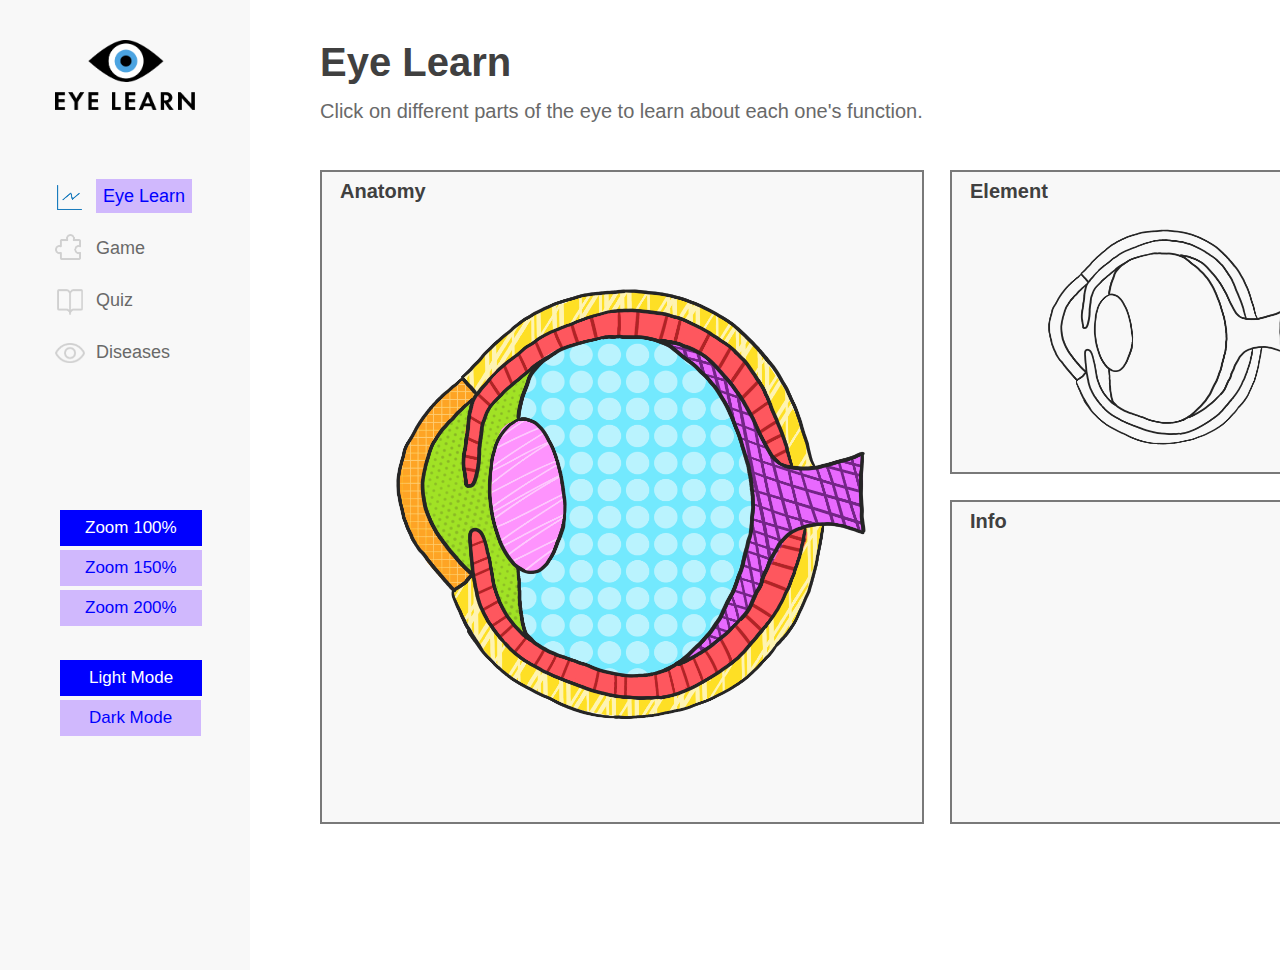
<file: index.html>
<!DOCTYPE html>
<html>
    <head>
        <meta name="viewport" content="width=device-width, initial-scale=1.0">
        <title>Eye Learn</title>
        <link rel="stylesheet" type="text/css" href="css/style.css">
    </head>
    <body>
        <div class="sidenav">
            <a href="index.html"><mark class="blue">Eye Learn</mark></a>
            <a href="#game">Game</a>
            <a href="#quiz">Quiz</a>
            <a href="#diseases">Diseases</a>
        </div>
        <!--Anatomy rectangle-->
        <div style="position: absolute; width:600px;height:650px;left: 320px; top: 170px; border:2px solid rgb(121, 121, 121); background-color: rgb(248, 248, 248);"></div>
        <div style = "position:absolute; left:340px; top:180px; font-size: 20px; color:#404040";>
            <b>Anatomy</b>
        </div>
        <!--Eye outline rectangle-->
        <div style="position: absolute; width:420px;height:300px;left: 950px; top: 170px; border:2px solid rgb(121, 121, 121); background-color: rgb(248, 248, 248);"></div>
        <div style = "position:absolute; left:970px; top:180px; font-size: 20px; color:#404040";>
            <b>Element</b>
        </div>
        <!--Info rectangle-->
        <div style="position:absolute; width:420px;height:320px;left: 950px; top: 500px; border:2px solid rgb(121, 121, 121); background-color: rgb(248, 248, 248);"></div>
        <div style = "position:absolute; left:970px; top:510px; font-size: 20px; color:#404040";>
            <b>Info</b>
        </div>
        <!--Zoom buttons-->
        <div style = "position:fixed; left:60px; top:510px; font-size:17px; color: white; background-color: blue; padding:8px 25px;z-index: 2">Zoom 100%</div>
        <div style = "position:fixed; left:60px; top:550px; font-size:17px; color:blue; background-color:#d0b8fd; padding:8px 25px;z-index: 2">Zoom 150%</div>
        <div style = "position:fixed; left:60px; top:590px; font-size:17px; color:blue; background-color:#d0b8fd; padding:8px 25px;z-index: 2">Zoom 200%</div>
        <div style = "position:fixed; left:60px; top:660px; font-size:17px; color:rgb(255, 255, 255); background-color:blue; padding:8px 29px;z-index: 2">Light Mode</div>
        <div style = "position:fixed; left:60px; top:700px; font-size:17px; color:blue; background-color:#d0b8fd; padding:8px 29px;z-index: 2">Dark Mode</div>
        <div class="logo">
            <img src="images/logo.png" alt="Logo">
        </div>
        <div class="icon_eye_learn_chart">
            <img src="images/iconeyelearnchart.png" alt="Chart Icon">
        </div>
        <div class="icon_puzzle">
            <img src="images/iconpuzzle.png" alt="Puzzle Icon">
        </div>
        <div class="icon_book">
            <img src="images/iconbook.png" alt="Book Icon">
        </div>
        <div class="icon_eye">
            <img src="images/iconeye.png" alt="Eye Icon">
        </div>
        <div class="eye">
            <img src="images/eye.png" alt="Eye">
        </div>
        <!--Link to lens.html-->
        <a href="lens.html">
            <div style="position:absolute; width:70px;height:150px;left: 490px; top: 420px; border:2px solid rgb(121, 121, 121); background-color: rgb(0, 0, 0); opacity: 0;"></div>
        </a>
        <!--Link to cornea.html-->
        <a href="cornea.html">
            <div style="position:absolute; width:40px;height:150px;left: 400px; top: 400px; border:2px solid rgb(121, 121, 121); background-color: rgb(0, 0, 0); opacity: 0;"></div>
            <div style="position:absolute; width:40px;height:50px;left: 420px; top: 370px; border:2px solid rgb(121, 121, 121); background-color: rgb(0, 0, 0); opacity: 0;"></div>
            <div style="position:absolute; width:40px;height:50px;left: 420px; top: 540px; border:2px solid rgb(121, 121, 121); background-color: rgb(0, 0, 0); opacity: 0;"></div>
        </a>
        <!--Link to opticnerve.html-->
        <a href="opticnerve.html">
            <div style="position:absolute; width:110px; height:65px; left:750px; top:460px; border:2px solid rgb(121, 121, 121); background-color: rgb(0, 0, 0); opacity: 0;"></div>
            <div style="position:absolute; width:40px;height:90px;left: 720px; top: 370px; border:2px solid rgb(121, 121, 121); background-color: rgb(0, 0, 0); opacity: 0;"></div>
            <div style="position:absolute; width:60px;height:80px;left: 720px; top: 520px; border:2px solid rgb(121, 121, 121); background-color: rgb(0, 0, 0); opacity: 0;"></div>
        </a>
        <div class="eye_outline">
            <img src="images/outline.png" alt="Eye Outline">
        </div>
        <div style = "position:absolute; left:320px; top:40px; font-size: 40px; color:#404040"; >
            <b>Eye Learn</b>
        </div>
        <div style = "position:absolute; left:320px; top:100px; font-size: 20px; color:#696969"; >
            Click on different parts of the eye to learn about each one's function.
        </div>
    </body>
</html>
</file>
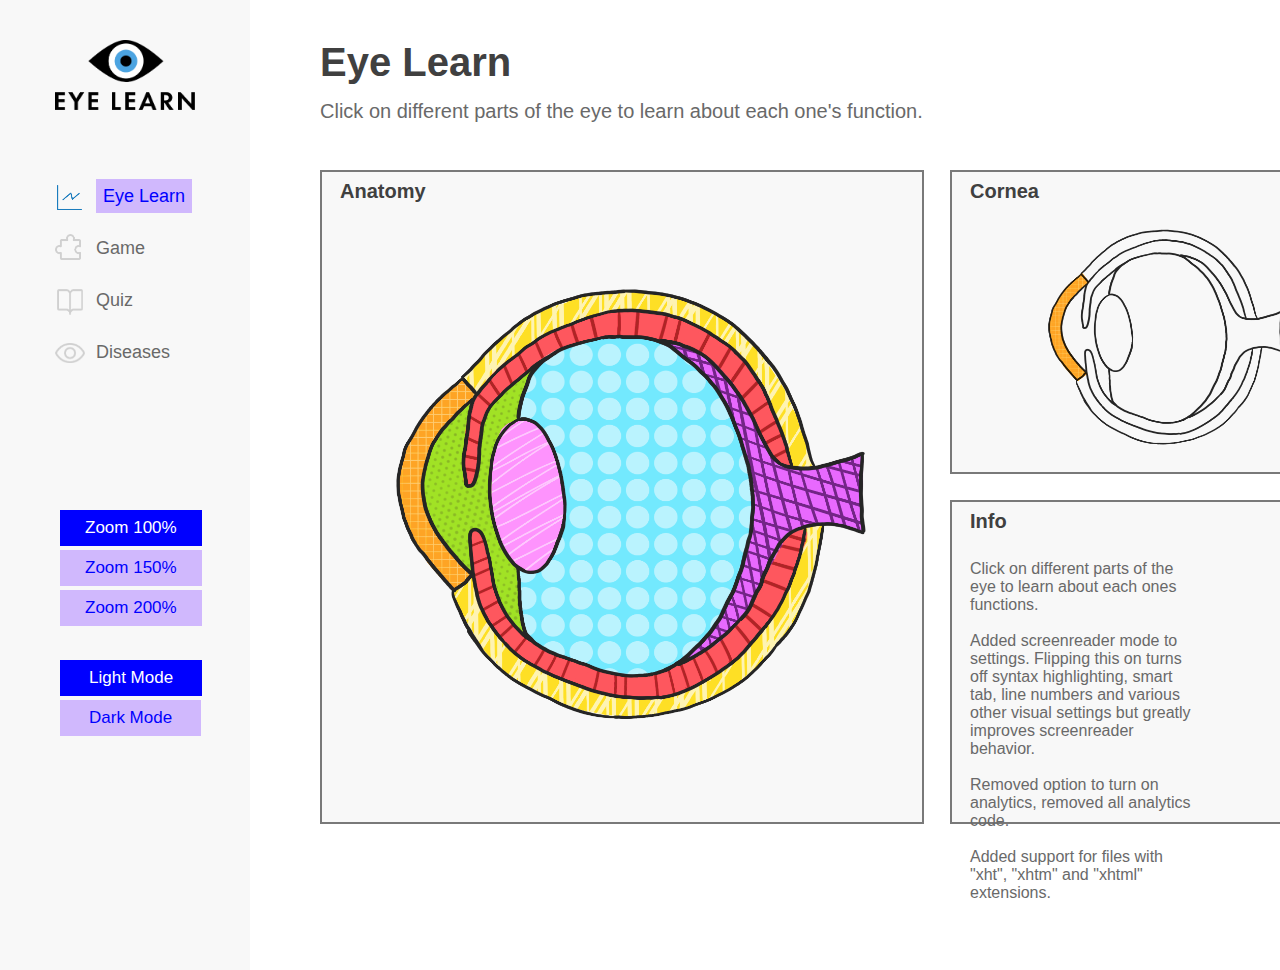
<file: cornea.html>
<!DOCTYPE html>
<html>
    <head>
        <meta name="viewport" content="width=device-width, initial-scale=1.0">
        <title>Eye Learn</title>
        <link rel="stylesheet" type="text/css" href="css/style.css">
    </head>
    <body>
        <div class="sidenav">
            <a href="index.html"><mark class="blue">Eye Learn</mark></a>
            <a href="#game">Game</a>
            <a href="#quiz">Quiz</a>
            <a href="#diseases">Diseases</a>
        </div>
        <!--Anatomy rectangle-->
        <div style="position: absolute; width:600px;height:650px;left: 320px; top: 170px; border:2px solid rgb(121, 121, 121); background-color: rgb(248, 248, 248);"></div>
        <div style = "position:absolute; left:340px; top:180px; font-size: 20px; color:#404040";>
            <b>Anatomy</b>
        </div>
        <!--Eye outline rectangle-->
        <div style="position: absolute; width:420px;height:300px;left: 950px; top: 170px; border:2px solid rgb(121, 121, 121); background-color: rgb(248, 248, 248);"></div>
        <div style = "position:absolute; left:970px; top:180px; font-size: 20px; color:#404040";>
            <b>Cornea</b>
        </div>
        <!--Info rectangle-->
        <div style="position:absolute; width:420px;height:320px;left: 950px; top: 500px; border:2px solid rgb(121, 121, 121); background-color: rgb(248, 248, 248);"></div>
        <div style = "position:absolute; left:970px; top:510px; font-size: 20px; color:#404040";>
            <b>Info</b>
        </div>
        <!--Zoom buttons-->
        <div style = "position:fixed; left:60px; top:510px; font-size:17px; color: white; background-color: blue; padding:8px 25px;z-index: 2">Zoom 100%</div>
        <div style = "position:fixed; left:60px; top:550px; font-size:17px; color:blue; background-color:#d0b8fd; padding:8px 25px;z-index: 2">Zoom 150%</div>
        <div style = "position:fixed; left:60px; top:590px; font-size:17px; color:blue; background-color:#d0b8fd; padding:8px 25px;z-index: 2">Zoom 200%</div>
        <div style = "position:fixed; left:60px; top:660px; font-size:17px; color:rgb(255, 255, 255); background-color:blue; padding:8px 29px;z-index: 2">Light Mode</div>
        <div style = "position:fixed; left:60px; top:700px; font-size:17px; color:blue; background-color:#d0b8fd; padding:8px 29px;z-index: 2">Dark Mode</div>
        <!--Info-->
        <div style = "position:absolute; left:970px; top:560px; font-size: 16px; padding-right: 80px; color:#696969";>
            Click on different parts of the eye to learn about each ones functions. <br><br>
            Added screenreader mode to settings. Flipping this on turns off syntax highlighting, smart tab, line numbers and various other visual settings but greatly improves screenreader behavior. <br><br>
            Removed option to turn on analytics, removed all analytics code. <br><br>
            Added support for files with "xht", "xhtm" and "xhtml" extensions.
        </div>
        <div class="logo">
            <img src="images/logo.png" alt="Logo">
        </div>
        <div class="icon_eye_learn_chart">
            <img src="images/iconeyelearnchart.png" alt="Chart Icon">
        </div>
        <div class="icon_puzzle">
            <img src="images/iconpuzzle.png" alt="Puzzle Icon">
        </div>
        <div class="icon_book">
            <img src="images/iconbook.png" alt="Book Icon">
        </div>
        <div class="icon_eye">
            <img src="images/iconeye.png" alt="Eye Icon">
        </div>
        <div class="eye">
            <img src="images/eye.png" alt="Eye">
        </div>
        <!--Link to lens.html-->
        <a href="lens.html">
            <div style="position:absolute; width:70px;height:150px;left: 490px; top: 420px; border:2px solid rgb(121, 121, 121); background-color: rgb(0, 0, 0); opacity: 0;"></div>
        </a>
        <!--Link to cornea.html-->
        <a href="cornea.html">
            <div style="position:absolute; width:40px;height:150px;left: 400px; top: 400px; border:2px solid rgb(121, 121, 121); background-color: rgb(0, 0, 0); opacity: 0;"></div>
            <div style="position:absolute; width:40px;height:50px;left: 420px; top: 370px; border:2px solid rgb(121, 121, 121); background-color: rgb(0, 0, 0); opacity: 0;"></div>
            <div style="position:absolute; width:40px;height:50px;left: 420px; top: 540px; border:2px solid rgb(121, 121, 121); background-color: rgb(0, 0, 0); opacity: 0;"></div>
        </a>
        <!--Link to opticnerve.html-->
        <a href="opticnerve.html">
            <div style="position:absolute; width:110px; height:65px; left:750px; top:460px; border:2px solid rgb(121, 121, 121); background-color: rgb(0, 0, 0); opacity: 0;"></div>
            <div style="position:absolute; width:40px;height:90px;left: 720px; top: 370px; border:2px solid rgb(121, 121, 121); background-color: rgb(0, 0, 0); opacity: 0;"></div>
            <div style="position:absolute; width:60px;height:80px;left: 720px; top: 520px; border:2px solid rgb(121, 121, 121); background-color: rgb(0, 0, 0); opacity: 0;"></div>
        </a>

        <!--DIFFERENT-->
        <div class="cornea">
            <img src="images/cornea.png" alt="Cornea">
        </div>

        <div class="eye_outline">
            <img src="images/outline.png" alt="Eye Outline">
        </div>
        <div style = "position:absolute; left:320px; top:40px; font-size: 40px; color:#404040"; >
            <b>Eye Learn</b>
        </div>
        <div style = "position:absolute; left:320px; top:100px; font-size: 20px; color:#696969"; >
            Click on different parts of the eye to learn about each one's function.
        </div>
    </body>
</html>
</file>
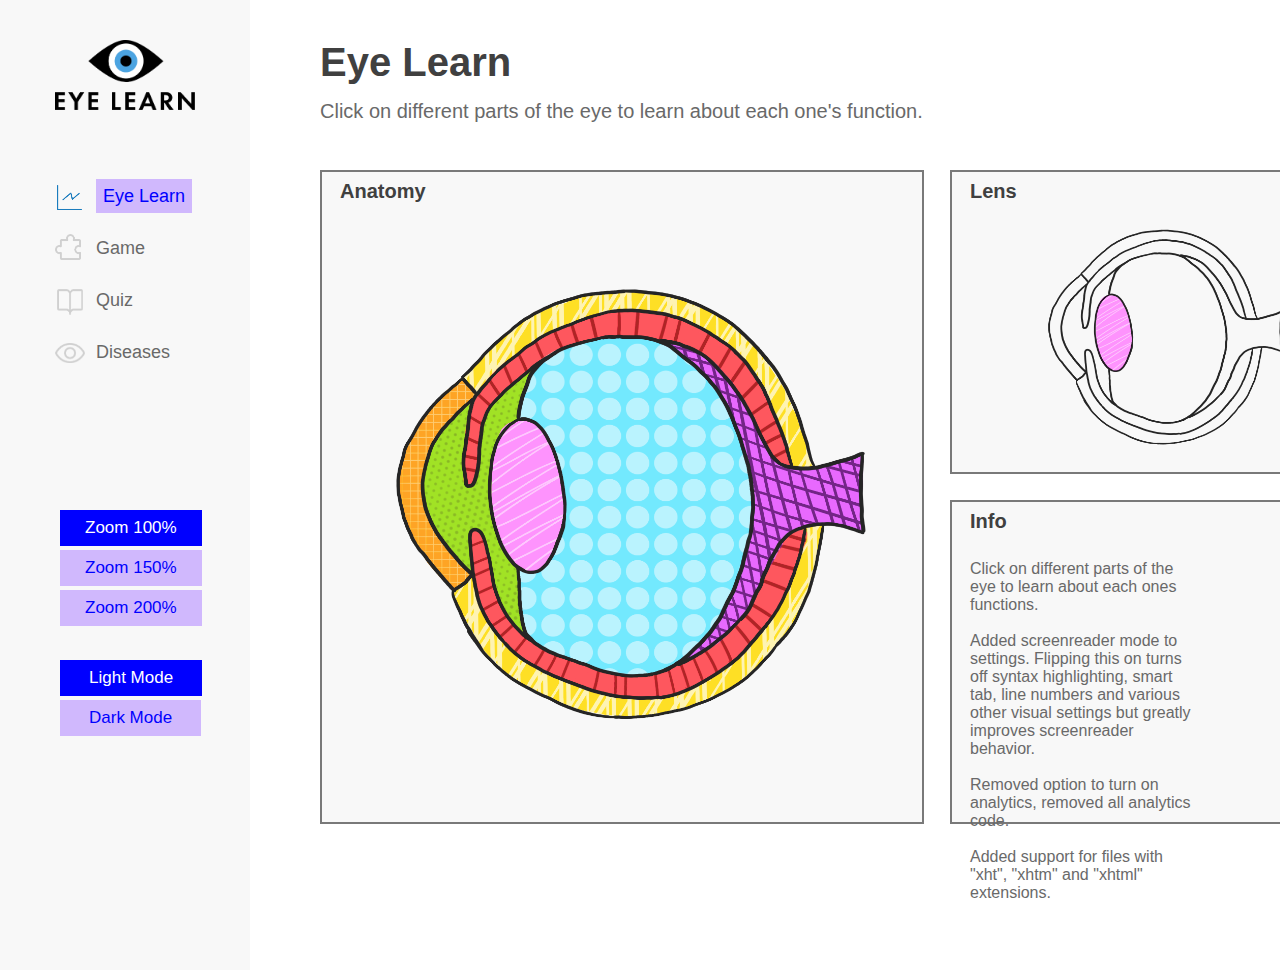
<file: lens.html>
<!DOCTYPE html>
<html>
    <head>
        <meta name="viewport" content="width=device-width, initial-scale=1.0">
        <title>Eye Learn</title>
        <link rel="stylesheet" type="text/css" href="css/style.css">
    </head>
    <body>
        <div class="sidenav">
            <a href="index.html"><mark class="blue">Eye Learn</mark></a>
            <a href="#game">Game</a>
            <a href="#quiz">Quiz</a>
            <a href="#diseases">Diseases</a>
        </div>
        <!--Anatomy rectangle-->
        <div style="position: absolute; width:600px;height:650px;left: 320px; top: 170px; border:2px solid rgb(121, 121, 121); background-color: rgb(248, 248, 248);"></div>
        <div style = "position:absolute; left:340px; top:180px; font-size: 20px; color:#404040";>
            <b>Anatomy</b>
        </div>
        <!--Eye outline rectangle-->
        <div style="position: absolute; width:420px;height:300px;left: 950px; top: 170px; border:2px solid rgb(121, 121, 121); background-color: rgb(248, 248, 248);"></div>
        <div style = "position:absolute; left:970px; top:180px; font-size: 20px; color:#404040";>
            <b>Lens</b>
        </div>
        <!--Info rectangle-->
        <div style="position:absolute; width:420px;height:320px;left: 950px; top: 500px; border:2px solid rgb(121, 121, 121); background-color: rgb(248, 248, 248);"></div>
        <div style = "position:absolute; left:970px; top:510px; font-size: 20px; color:#404040";>
            <b>Info</b>
        </div>
        <!--Zoom buttons-->
        <div style = "position:fixed; left:60px; top:510px; font-size:17px; color: white; background-color: blue; padding:8px 25px;z-index: 2">Zoom 100%</div>
        <div style = "position:fixed; left:60px; top:550px; font-size:17px; color:blue; background-color:#d0b8fd; padding:8px 25px;z-index: 2">Zoom 150%</div>
        <div style = "position:fixed; left:60px; top:590px; font-size:17px; color:blue; background-color:#d0b8fd; padding:8px 25px;z-index: 2">Zoom 200%</div>
        <div style = "position:fixed; left:60px; top:660px; font-size:17px; color:rgb(255, 255, 255); background-color:blue; padding:8px 29px;z-index: 2">Light Mode</div>
        <div style = "position:fixed; left:60px; top:700px; font-size:17px; color:blue; background-color:#d0b8fd; padding:8px 29px;z-index: 2">Dark Mode</div>
        <!--Info-->
        <div style = "position:absolute; left:970px; top:560px; font-size: 16px; padding-right: 80px; color:#696969";>
            Click on different parts of the eye to learn about each ones functions. <br><br>
            Added screenreader mode to settings. Flipping this on turns off syntax highlighting, smart tab, line numbers and various other visual settings but greatly improves screenreader behavior. <br><br>
            Removed option to turn on analytics, removed all analytics code. <br><br>
            Added support for files with "xht", "xhtm" and "xhtml" extensions.
        </div>
        <div class="logo">
            <img src="images/logo.png" alt="Logo">
        </div>
        <div class="icon_eye_learn_chart">
            <img src="images/iconeyelearnchart.png" alt="Chart Icon">
        </div>
        <div class="icon_puzzle">
            <img src="images/iconpuzzle.png" alt="Puzzle Icon">
        </div>
        <div class="icon_book">
            <img src="images/iconbook.png" alt="Book Icon">
        </div>
        <div class="icon_eye">
            <img src="images/iconeye.png" alt="Eye Icon">
        </div>
        <div class="eye">
            <img src="images/eye.png" alt="Eye">
        </div>
        <!--Link to lens.html-->
        <a href="lens.html">
            <div style="position:absolute; width:70px;height:150px;left: 490px; top: 420px; border:2px solid rgb(121, 121, 121); background-color: rgb(0, 0, 0); opacity: 0;"></div>
        </a>
        <!--Link to cornea.html-->
        <a href="cornea.html">
            <div style="position:absolute; width:40px;height:150px;left: 400px; top: 400px; border:2px solid rgb(121, 121, 121); background-color: rgb(0, 0, 0); opacity: 0;"></div>
            <div style="position:absolute; width:40px;height:50px;left: 420px; top: 370px; border:2px solid rgb(121, 121, 121); background-color: rgb(0, 0, 0); opacity: 0;"></div>
            <div style="position:absolute; width:40px;height:50px;left: 420px; top: 540px; border:2px solid rgb(121, 121, 121); background-color: rgb(0, 0, 0); opacity: 0;"></div>
        </a>
        <!--Link to opticnerve.html-->
        <a href="opticnerve.html">
            <div style="position:absolute; width:110px; height:65px; left:750px; top:460px; border:2px solid rgb(121, 121, 121); background-color: rgb(0, 0, 0); opacity: 0;"></div>
            <div style="position:absolute; width:40px;height:90px;left: 720px; top: 370px; border:2px solid rgb(121, 121, 121); background-color: rgb(0, 0, 0); opacity: 0;"></div>
            <div style="position:absolute; width:60px;height:80px;left: 720px; top: 520px; border:2px solid rgb(121, 121, 121); background-color: rgb(0, 0, 0); opacity: 0;"></div>
        </a>

        <!--DIFFERENT-->
        <div class="lens">
            <img src="images/lens.png" alt="Lens">
        </div>

        <div class="eye_outline">
            <img src="images/outline.png" alt="Eye Outline">
        </div>
        <div style = "position:absolute; left:320px; top:40px; font-size: 40px; color:#404040"; >
            <b>Eye Learn</b>
        </div>
        <div style = "position:absolute; left:320px; top:100px; font-size: 20px; color:#696969"; >
            Click on different parts of the eye to learn about each one's function.
        </div>
    </body>
</html>
</file>
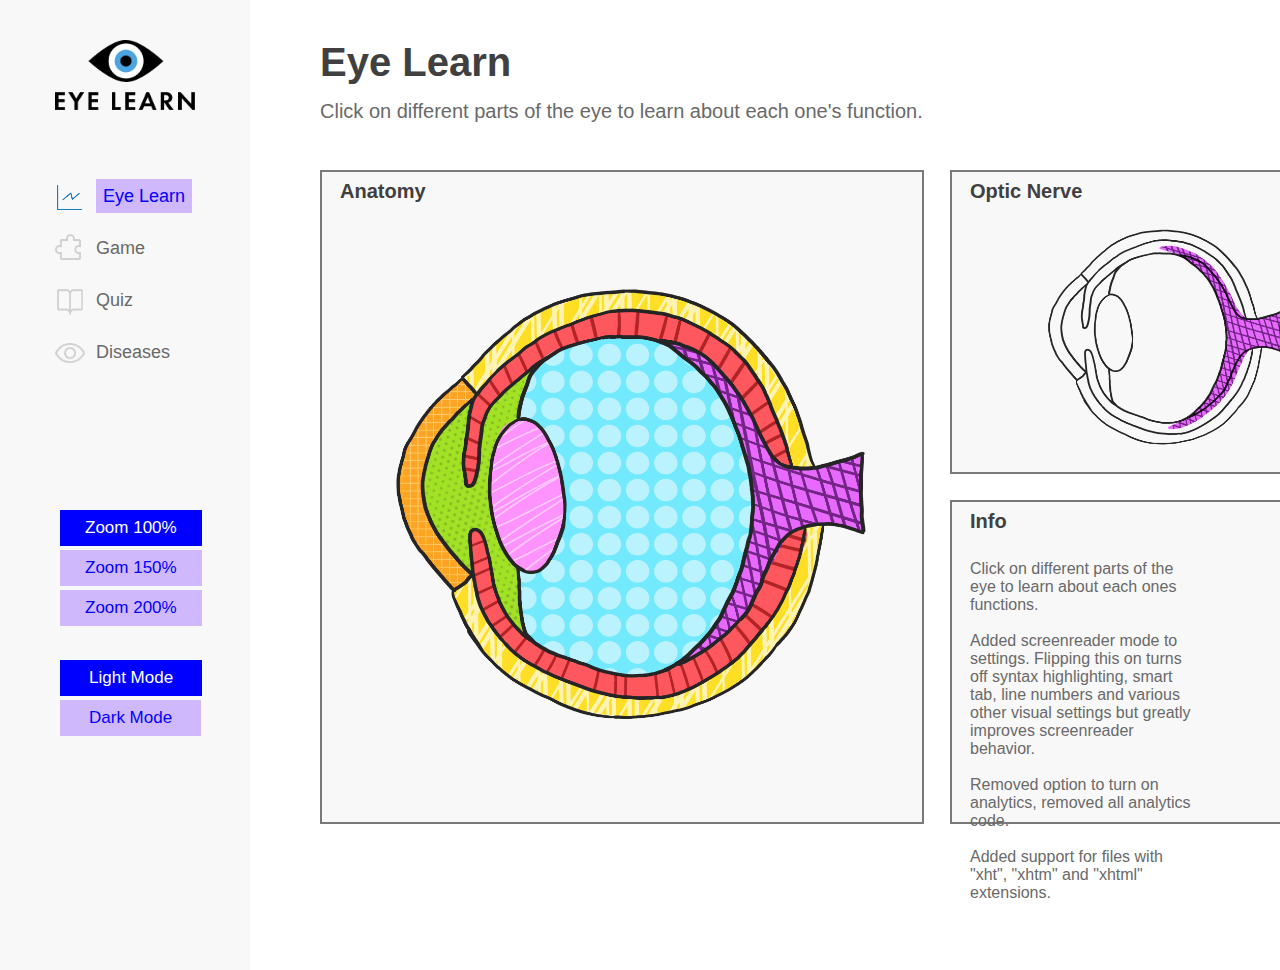
<file: opticnerve.html>
<!DOCTYPE html>
<html>
    <head>
        <meta name="viewport" content="width=device-width, initial-scale=1.0">
        <title>Eye Learn</title>
        <link rel="stylesheet" type="text/css" href="css/style.css">
    </head>
    <body>
        <div class="sidenav">
            <a href="index.html"><mark class="blue">Eye Learn</mark></a>
            <a href="#game">Game</a>
            <a href="#quiz">Quiz</a>
            <a href="#diseases">Diseases</a>
        </div>
        <!--Anatomy rectangle-->
        <div style="position: absolute; width:600px;height:650px;left: 320px; top: 170px; border:2px solid rgb(121, 121, 121); background-color: rgb(248, 248, 248);"></div>
        <div style = "position:absolute; left:340px; top:180px; font-size: 20px; color:#404040";>
            <b>Anatomy</b>
        </div>
        <!--Eye outline rectangle-->
        <div style="position: absolute; width:420px;height:300px;left: 950px; top: 170px; border:2px solid rgb(121, 121, 121); background-color: rgb(248, 248, 248);"></div>
        <div style = "position:absolute; left:970px; top:180px; font-size: 20px; color:#404040";>
            <b>Optic Nerve</b>
        </div>
        <!--Info rectangle-->
        <div style="position:absolute; width:420px;height:320px;left: 950px; top: 500px; border:2px solid rgb(121, 121, 121); background-color: rgb(248, 248, 248);"></div>
        <div style = "position:absolute; left:970px; top:510px; font-size: 20px; color:#404040";>
            <b>Info</b>
        </div>
        <!--Zoom buttons-->
        <div style = "position:fixed; left:60px; top:510px; font-size:17px; color: white; background-color: blue; padding:8px 25px;z-index: 2">Zoom 100%</div>
        <div style = "position:fixed; left:60px; top:550px; font-size:17px; color:blue; background-color:#d0b8fd; padding:8px 25px;z-index: 2">Zoom 150%</div>
        <div style = "position:fixed; left:60px; top:590px; font-size:17px; color:blue; background-color:#d0b8fd; padding:8px 25px;z-index: 2">Zoom 200%</div>
        <div style = "position:fixed; left:60px; top:660px; font-size:17px; color:rgb(255, 255, 255); background-color:blue; padding:8px 29px;z-index: 2">Light Mode</div>
        <div style = "position:fixed; left:60px; top:700px; font-size:17px; color:blue; background-color:#d0b8fd; padding:8px 29px;z-index: 2">Dark Mode</div>
        <!--Info-->
        <div style = "position:absolute; left:970px; top:560px; font-size: 16px; padding-right: 80px; color:#696969";>
            Click on different parts of the eye to learn about each ones functions. <br><br>
            Added screenreader mode to settings. Flipping this on turns off syntax highlighting, smart tab, line numbers and various other visual settings but greatly improves screenreader behavior. <br><br>
            Removed option to turn on analytics, removed all analytics code. <br><br>
            Added support for files with "xht", "xhtm" and "xhtml" extensions.
        </div>
        <div class="logo">
            <img src="images/logo.png" alt="Logo">
        </div>
        <div class="icon_eye_learn_chart">
            <img src="images/iconeyelearnchart.png" alt="Chart Icon">
        </div>
        <div class="icon_puzzle">
            <img src="images/iconpuzzle.png" alt="Puzzle Icon">
        </div>
        <div class="icon_book">
            <img src="images/iconbook.png" alt="Book Icon">
        </div>
        <div class="icon_eye">
            <img src="images/iconeye.png" alt="Eye Icon">
        </div>
        <div class="eye">
            <img src="images/eye.png" alt="Eye">
        </div>
        <!--Link to lens.html-->
        <a href="lens.html">
            <div style="position:absolute; width:70px;height:150px;left: 490px; top: 420px; border:2px solid rgb(121, 121, 121); background-color: rgb(0, 0, 0); opacity: 0;"></div>
        </a>
        <!--Link to cornea.html-->
        <a href="cornea.html">
            <div style="position:absolute; width:40px;height:150px;left: 400px; top: 400px; border:2px solid rgb(121, 121, 121); background-color: rgb(0, 0, 0); opacity: 0;"></div>
            <div style="position:absolute; width:40px;height:50px;left: 420px; top: 370px; border:2px solid rgb(121, 121, 121); background-color: rgb(0, 0, 0); opacity: 0;"></div>
            <div style="position:absolute; width:40px;height:50px;left: 420px; top: 540px; border:2px solid rgb(121, 121, 121); background-color: rgb(0, 0, 0); opacity: 0;"></div>
        </a>
        <!--Link to opticnerve.html-->
        <a href="opticnerve.html">
            <div style="position:absolute; width:110px; height:65px; left:750px; top:460px; border:2px solid rgb(121, 121, 121); background-color: rgb(0, 0, 0); opacity: 0;"></div>
            <div style="position:absolute; width:40px;height:90px;left: 720px; top: 370px; border:2px solid rgb(121, 121, 121); background-color: rgb(0, 0, 0); opacity: 0;"></div>
            <div style="position:absolute; width:60px;height:80px;left: 720px; top: 520px; border:2px solid rgb(121, 121, 121); background-color: rgb(0, 0, 0); opacity: 0;"></div>
        </a>

        <!--DIFFERENT-->
        <div class="opticnerve">
            <img src="images/opticnerve.png" alt="Optic Nerve">
        </div>

        <div class="eye_outline">
            <img src="images/outline.png" alt="Eye Outline">
        </div>
        <div style = "position:absolute; left:320px; top:40px; font-size: 40px; color:#404040"; >
            <b>Eye Learn</b>
        </div>
        <div style = "position:absolute; left:320px; top:100px; font-size: 20px; color:#696969"; >
            Click on different parts of the eye to learn about each one's function.
        </div>
    </body>
</html>
</file>
<file: css/style.css>
*{
    margin: 0;
    padding: 0;
}

body {
    font-family: "Lato", sans-serif;
  }

.sidenav{
    height: 100%;
    width: 200px;
    position: fixed;
    z-index: 1;
    top: 0;
    left: 0;
    background-color: rgb(248, 248, 248);
    overflow-x: hidden;
    padding-left: 50px;
    padding-top: 180px;
    z-index:1;
}

.sidenav a{
    padding: 6px 8px 25px 46px;
    text-decoration: none;
    font-size: 18px;
    color:#696969;
    display: block;
}

mark.blue{
    color: blue;
    background: #d0b8fd;
    padding: 7px;
}

.logo img{
    position: fixed;
    width: 140px;
    height: 70px;
    left: 55px;
    top: 40px;
    z-index:2;
}

.icon_eye_learn_chart img{
    position: fixed;
    width: 25px;
    height: 25px;
    left: 57px;
    top: 185px;
    z-index:3;
}

.icon_puzzle img{
    position: fixed;
    width: 26px;
    height: 26px;
    left: 55px;
    top: 234px;
    z-index:3;
}

.icon_book img{
    position: fixed;
    width: 26px;
    height: 26px;
    left: 57px;
    top: 289px;
    z-index:3;
}

.icon_eye img{
    position: fixed;
    width: 30px;
    height: 20px;
    left: 55px;
    top: 343px;
    z-index:3;
}

.eye img{
    position: absolute;
    width: 1200px;
    height: 800px;
    left: 0px;
    top: 170px;
    opacity: 0.85;
}

.eye_outline img{
    position: absolute;
    width: 600px;
    height: 400px;
    left: 850px;
    top: 170px;
    opacity: 0.85;
}

.lens img{
    position: absolute;
    width: 600px;
    height: 400px;
    left: 850px;
    top: 170px;
    opacity: 0.85;
}

.cornea img{
    position: absolute;
    width: 600px;
    height: 400px;
    left: 850px;
    top: 170px;
    opacity: 0.85;
}

.opticnerve img{
    position: absolute;
    width: 600px;
    height: 400px;
    left: 850px;
    top: 170px;
    opacity: 0.85;
}
</file>
